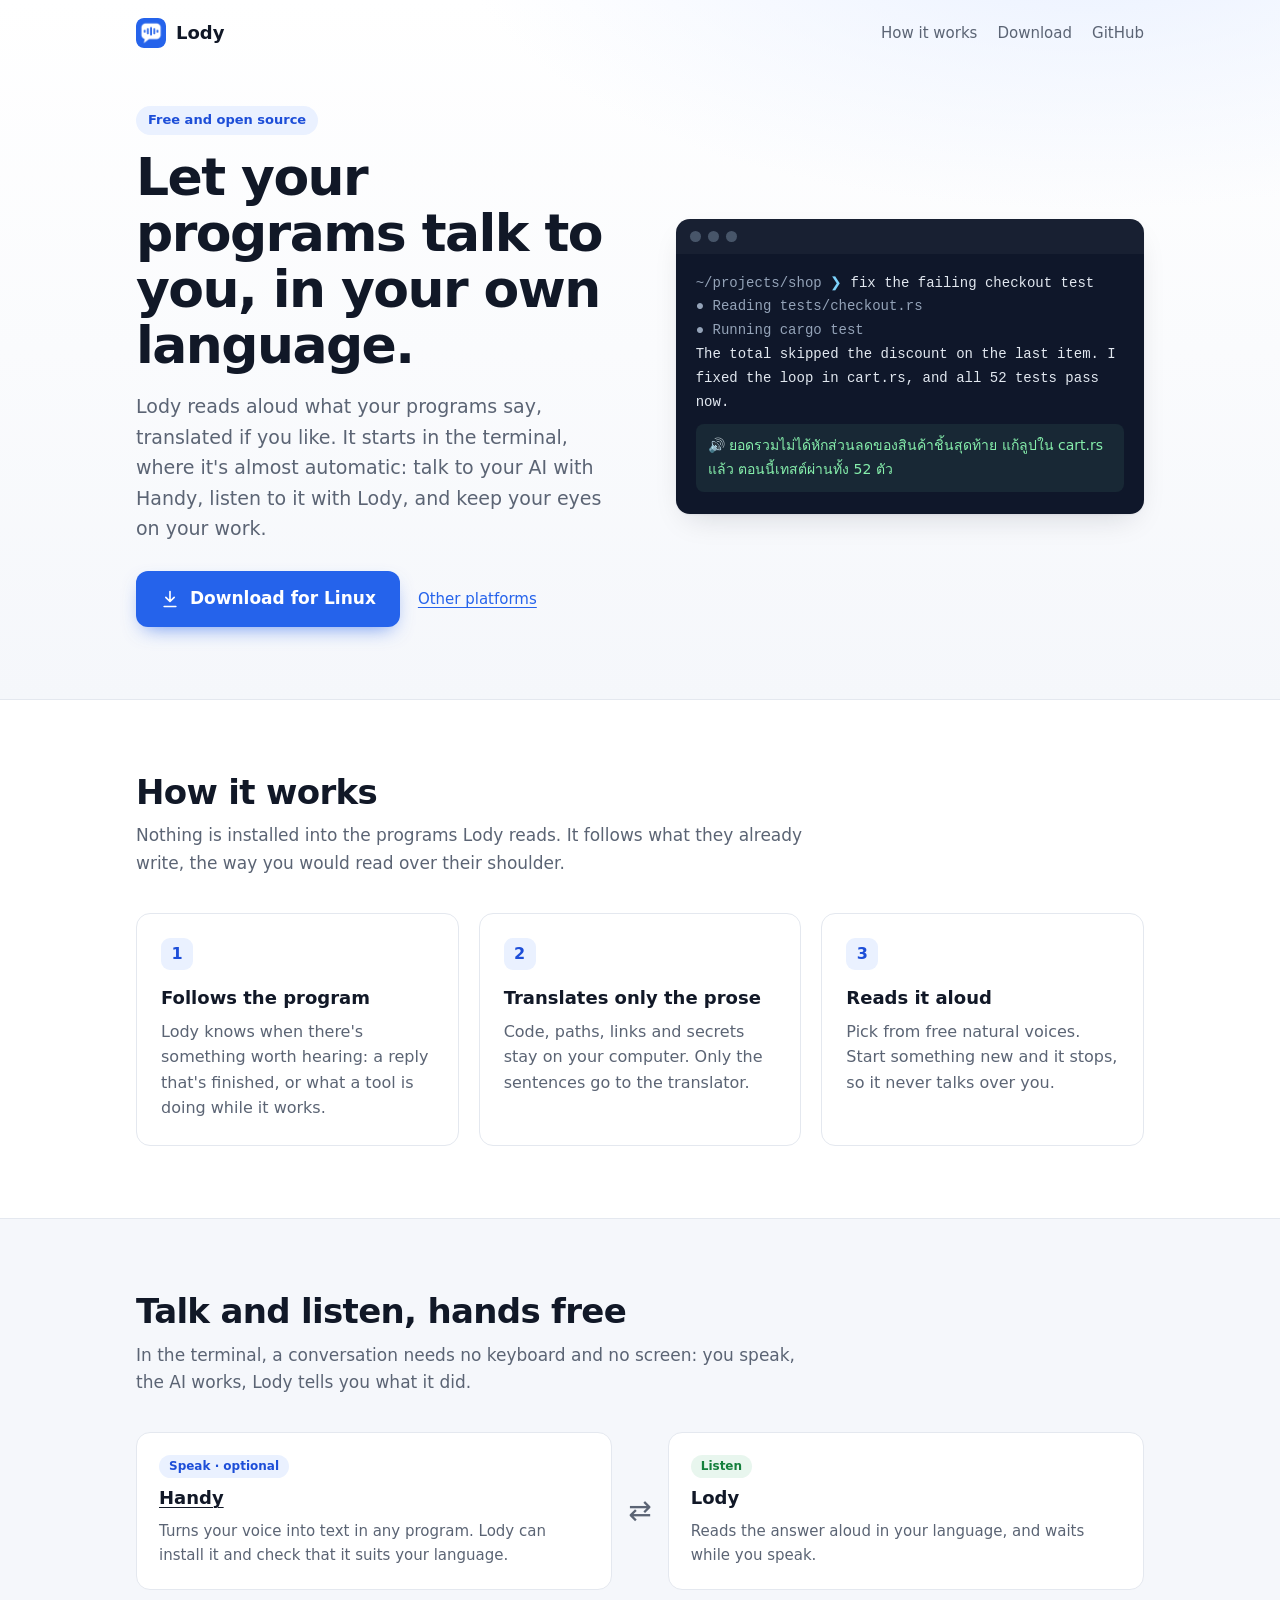
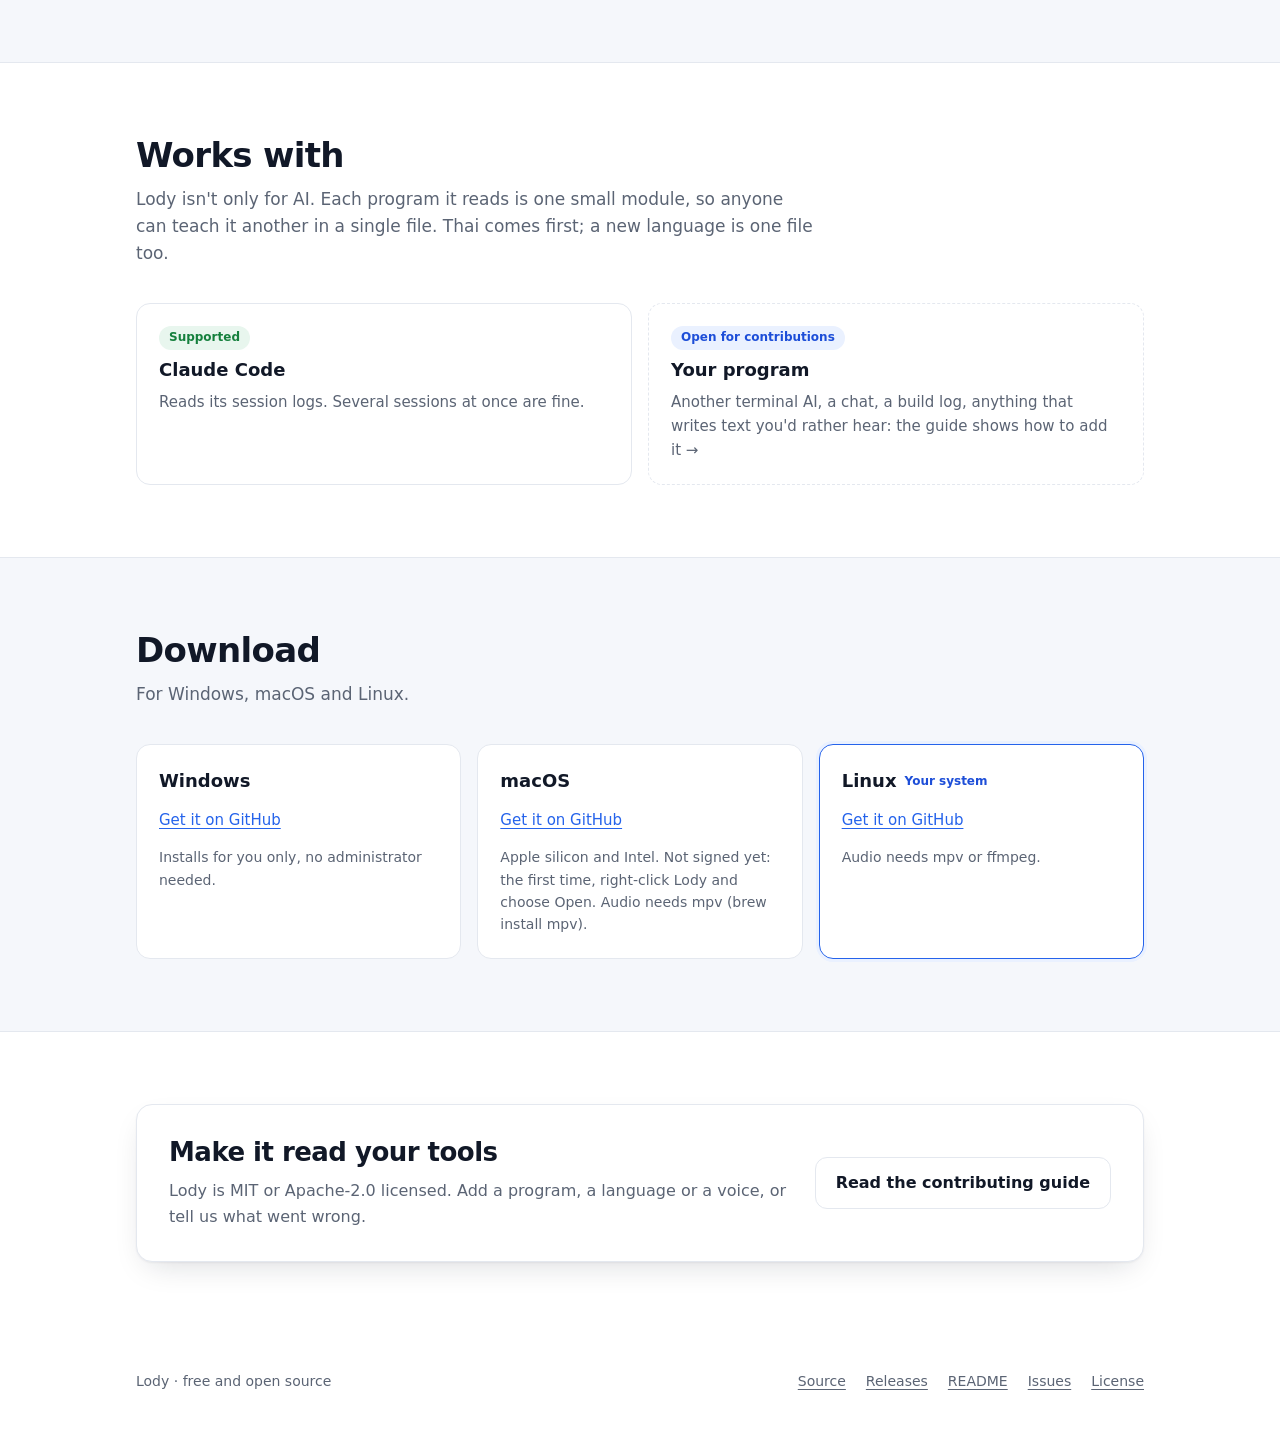
<file: site/index.html>
<!doctype html>
<html lang="en">
<head>
  <meta charset="utf-8">
  <meta name="viewport" content="width=device-width, initial-scale=1">
  <title>Lody</title>
  <meta name="description" content="Lody reads aloud what your programs say, in your own language. Talk with Handy, listen with Lody. Free and open source for Windows, macOS and Linux.">
  <meta name="color-scheme" content="light dark">
  <link rel="icon" href="icon.png">
  <style>
    /* Light first; dark only when the visitor's system asks for it. */
    :root {
      --bg: #ffffff;
      --bg-soft: #f5f7fb;
      --card: #ffffff;
      --text: #111827;
      --muted: #5b6474;
      --line: #e4e8ef;
      --accent: #2563eb;
      --accent-strong: #1d4ed8;
      --accent-soft: #eaf1ff;
      --accent-text: #ffffff;
      --ok: #15803d;
      --ok-soft: #e8f6ee;
      --term-bg: #0f172a;
      --term-text: #e2e8f0;
      --term-dim: #94a3b8;
      --term-accent: #7dd3fc;
      --term-said: #86efac;
      --shadow: 0 1px 2px rgba(16, 24, 40, 0.05), 0 12px 32px -12px rgba(16, 24, 40, 0.18);
    }
    @media (prefers-color-scheme: dark) {
      :root:not([data-theme="light"]) {
        --bg: #0f1115; --bg-soft: #151821; --card: #171a22; --text: #e8eaee; --muted: #9aa3b2;
        --line: #262b36; --accent: #6b9cff; --accent-strong: #8db2ff; --accent-soft: #1b2640;
        --accent-text: #0b1020; --ok: #4ade80; --ok-soft: #13291c; --term-bg: #0a0d14;
        --shadow: 0 1px 2px rgba(0, 0, 0, 0.4), 0 12px 32px -12px rgba(0, 0, 0, 0.6);
      }
    }
    :root[data-theme="dark"] {
      --bg: #0f1115; --bg-soft: #151821; --card: #171a22; --text: #e8eaee; --muted: #9aa3b2;
      --line: #262b36; --accent: #6b9cff; --accent-strong: #8db2ff; --accent-soft: #1b2640;
      --accent-text: #0b1020; --ok: #4ade80; --ok-soft: #13291c; --term-bg: #0a0d14;
      --shadow: 0 1px 2px rgba(0, 0, 0, 0.4), 0 12px 32px -12px rgba(0, 0, 0, 0.6);
    }

    * { box-sizing: border-box; }
    html { -webkit-text-size-adjust: 100%; }
    body {
      margin: 0; background: var(--bg); color: var(--text);
      font: 16px/1.6 system-ui, -apple-system, "Segoe UI", Roboto, "Noto Sans Thai", "Noto Sans", sans-serif;
      overflow-x: hidden;
    }
    a { color: var(--accent); text-decoration-thickness: 1px; text-underline-offset: 3px; }
    a:hover { color: var(--accent-strong); }
    .wrap { max-width: 1040px; margin: 0 auto; padding: 0 16px; }
    code, .mono { font-family: ui-monospace, "SF Mono", "Cascadia Code", Menlo, Consolas, monospace; }

    /* Top bar */
    .bar { display: flex; align-items: center; justify-content: space-between; gap: 16px; padding: 18px 0; }
    .brand { display: flex; align-items: center; gap: 10px; font-weight: 700; font-size: 18px; color: var(--text); text-decoration: none; }
    .brand img { width: 30px; height: 30px; border-radius: 8px; }
    .bar nav { display: flex; gap: 20px; font-size: 15px; }
    .bar nav a { color: var(--muted); text-decoration: none; }
    .bar nav a:hover { color: var(--text); }

    /* Hero */
    .hero {
      background:
        radial-gradient(900px 400px at 85% -10%, var(--accent-soft), transparent 70%),
        linear-gradient(var(--bg), var(--bg-soft));
      border-bottom: 1px solid var(--line);
    }
    .hero-grid { display: grid; grid-template-columns: 1.05fr 1fr; gap: 48px; align-items: center; padding: 40px 0 72px; }
    .eyebrow { display: inline-block; margin: 0 0 14px; padding: 4px 12px; border-radius: 999px; background: var(--accent-soft); color: var(--accent-strong); font-size: 13px; font-weight: 600; }
    h1 { margin: 0; font-size: clamp(34px, 5vw, 52px); line-height: 1.08; letter-spacing: -0.03em; }
    .lead { margin: 18px 0 28px; font-size: 19px; color: var(--muted); max-width: 34em; }

    .download { display: flex; flex-wrap: wrap; align-items: center; gap: 12px 18px; }
    .primary {
      display: inline-flex; align-items: center; gap: 10px; padding: 14px 24px; border-radius: 12px;
      background: var(--accent); color: var(--accent-text); text-decoration: none; font-weight: 650; font-size: 17px;
      box-shadow: 0 8px 20px -8px color-mix(in srgb, var(--accent) 70%, transparent);
      transition: transform 0.12s ease, background 0.12s ease;
    }
    .primary:hover { background: var(--accent-strong); color: var(--accent-text); transform: translateY(-1px); }
    .primary svg { width: 20px; height: 20px; flex: none; }
    .secondary-link { font-size: 15px; }
    .meta { margin: 12px 0 0; font-size: 14px; color: var(--muted); }
    .meta:empty { display: none; }

    /* The terminal picture */
    .term { background: var(--term-bg); color: var(--term-text); border-radius: 14px; box-shadow: var(--shadow); overflow: hidden; min-width: 0; }
    .term-top { display: flex; gap: 7px; padding: 12px 14px; background: rgba(255, 255, 255, 0.04); }
    .term-top span { width: 11px; height: 11px; border-radius: 50%; background: #475569; }
    .term pre { margin: 0; padding: 18px 20px 22px; font-size: 14px; line-height: 1.7; white-space: pre-wrap; word-break: break-word; }
    .t-dim { color: var(--term-dim); }
    .t-you { color: var(--term-accent); }
    .t-said { display: block; margin-top: 10px; padding: 10px 12px; border-radius: 8px; background: rgba(134, 239, 172, 0.08); color: var(--term-said); font-family: system-ui, "Noto Sans Thai", sans-serif; }

    /* Sections */
    section { padding: 72px 0; }
    section.soft { background: var(--bg-soft); border-top: 1px solid var(--line); border-bottom: 1px solid var(--line); }
    h2 { margin: 0 0 10px; font-size: clamp(26px, 3.4vw, 34px); letter-spacing: -0.02em; line-height: 1.2; }
    .sub { margin: 0 0 36px; color: var(--muted); font-size: 17px; max-width: 40em; }

    .steps { display: grid; grid-template-columns: repeat(3, 1fr); gap: 20px; }
    .step { background: var(--card); border: 1px solid var(--line); border-radius: 14px; padding: 24px; }
    .step .n { display: inline-grid; place-items: center; width: 32px; height: 32px; border-radius: 9px; background: var(--accent-soft); color: var(--accent-strong); font-weight: 700; margin-bottom: 14px; }
    .step h3 { margin: 0 0 6px; font-size: 18px; }
    .step p { margin: 0; color: var(--muted); }

    .programs { display: grid; grid-template-columns: repeat(auto-fit, minmax(220px, 1fr)); gap: 16px; }
    .program { display: flex; flex-direction: column; gap: 6px; background: var(--card); border: 1px solid var(--line); border-radius: 14px; padding: 22px; }
    .program h3 { margin: 0; font-size: 18px; }
    .program p { margin: 0; color: var(--muted); font-size: 15px; }
    .badge { align-self: flex-start; padding: 2px 10px; border-radius: 999px; font-size: 12px; font-weight: 650; background: var(--accent-soft); color: var(--accent-strong); }
    .badge.ok { background: var(--ok-soft); color: var(--ok); }
    .loop { display: grid; grid-template-columns: 1fr auto 1fr; gap: 16px; align-items: center; }
    .loop .arrow { font-size: 28px; color: var(--muted); }
    .program h3 a { color: inherit; }
    .program.add { border-style: dashed; background: transparent; color: var(--text); text-decoration: none; }
    .program.add:hover { border-color: var(--accent); color: var(--text); }

    .platforms { display: grid; grid-template-columns: repeat(3, 1fr); gap: 16px; }
    .platform { background: var(--card); border: 1px solid var(--line); border-radius: 14px; padding: 22px; }
    .platform.here { border-color: var(--accent); box-shadow: 0 0 0 3px var(--accent-soft); }
    .platform h3 { margin: 0 0 4px; font-size: 18px; display: flex; align-items: center; gap: 8px; }
    .platform h3 small { font-size: 12px; font-weight: 600; color: var(--accent-strong); }
    .platform ul { list-style: none; margin: 12px 0 0; padding: 0; display: grid; gap: 8px; }
    .platform li { display: flex; justify-content: space-between; gap: 12px; font-size: 15px; }
    .platform .size { color: var(--muted); white-space: nowrap; }
    .platform .note { margin: 14px 0 0; color: var(--muted); font-size: 14px; }

    .cta { display: grid; grid-template-columns: 1fr auto; gap: 24px; align-items: center; background: var(--card); border: 1px solid var(--line); border-radius: 16px; padding: 32px; box-shadow: var(--shadow); }
    .cta h2 { font-size: 26px; }
    .cta p { margin: 0; color: var(--muted); }
    .ghost { display: inline-flex; padding: 12px 20px; border-radius: 12px; border: 1px solid var(--line); color: var(--text); text-decoration: none; font-weight: 600; white-space: nowrap; background: var(--bg); }
    .ghost:hover { border-color: var(--accent); color: var(--accent-strong); }

    footer { padding: 36px 0 48px; color: var(--muted); font-size: 14px; }
    footer .wrap { display: flex; flex-wrap: wrap; justify-content: space-between; gap: 12px 24px; }
    footer nav { display: flex; flex-wrap: wrap; gap: 8px 20px; }
    footer a { color: var(--muted); }
    footer a:hover { color: var(--text); }

    @media (max-width: 860px) {
      .hero-grid { grid-template-columns: 1fr; gap: 36px; padding: 24px 0 56px; }
      .steps, .platforms, .loop { grid-template-columns: 1fr; }
      .loop .arrow { justify-self: center; transform: rotate(90deg); }
      .cta { grid-template-columns: 1fr; padding: 24px; }
      section { padding: 56px 0; }
    }
    @media (max-width: 520px) {
      .bar nav { display: none; }
      .lead { font-size: 17px; }
      .term pre { font-size: 13px; padding: 14px 16px 18px; }
    }
    @media (prefers-reduced-motion: reduce) { .primary { transition: none; } }
  </style>
</head>
<body>
  <header class="hero">
    <div class="wrap">
      <div class="bar">
        <a class="brand" href="./"><img src="icon.png" alt="">Lody</a>
        <nav aria-label="Main">
          <a href="#how">How it works</a>
          <a href="#download">Download</a>
          <a href="https://github.com/Hunxoza/lody">GitHub</a>
        </nav>
      </div>

      <div class="hero-grid">
        <div>
          <p class="eyebrow">Free and open source</p>
          <h1>Let your programs talk to you, in your own language.</h1>
          <p class="lead">Lody reads aloud what your programs say, translated if you like. It starts in the terminal, where it's almost automatic: talk to your AI with Handy, listen to it with Lody, and keep your eyes on your work.</p>
          <div class="download">
            <a class="primary" id="primary" href="https://github.com/Hunxoza/lody/releases/latest">
              <svg viewBox="0 0 24 24" fill="none" stroke="currentColor" stroke-width="2" stroke-linecap="round" stroke-linejoin="round" aria-hidden="true"><path d="M12 3v12m0 0-5-5m5 5 5-5M5 21h14"/></svg>
              <span id="primary-label">Download Lody</span>
            </a>
            <a class="secondary-link" href="#download">Other platforms</a>
          </div>
          <p class="meta" id="meta"></p>
        </div>

        <div class="term" role="img" aria-label="A terminal: you ask the AI to fix a failing test, it replies in English, and Lody reads the reply aloud in Thai.">
          <div class="term-top" aria-hidden="true"><span></span><span></span><span></span></div>
          <pre aria-hidden="true"><span class="t-dim">~/projects/shop</span> <span class="t-you">❯</span> fix the failing checkout test
<span class="t-dim">● Reading tests/checkout.rs
● Running cargo test</span>
The total skipped the discount on the last item. I fixed the loop in cart.rs, and all 52 tests pass now.
<span class="t-said">🔊 ยอดรวมไม่ได้หักส่วนลดของสินค้าชิ้นสุดท้าย แก้ลูปใน cart.rs แล้ว ตอนนี้เทสต์ผ่านทั้ง 52 ตัว</span></pre>
        </div>
      </div>
    </div>
  </header>

  <main>
    <section id="how">
      <div class="wrap">
        <h2>How it works</h2>
        <p class="sub">Nothing is installed into the programs Lody reads. It follows what they already write, the way you would read over their shoulder.</p>
        <div class="steps">
          <div class="step">
            <span class="n">1</span>
            <h3>Follows the program</h3>
            <p>Lody knows when there's something worth hearing: a reply that's finished, or what a tool is doing while it works.</p>
          </div>
          <div class="step">
            <span class="n">2</span>
            <h3>Translates only the prose</h3>
            <p>Code, paths, links and secrets stay on your computer. Only the sentences go to the translator.</p>
          </div>
          <div class="step">
            <span class="n">3</span>
            <h3>Reads it aloud</h3>
            <p>Pick from free natural voices. Start something new and it stops, so it never talks over you.</p>
          </div>
        </div>
      </div>
    </section>

    <section class="soft" id="talk">
      <div class="wrap">
        <h2>Talk and listen, hands free</h2>
        <p class="sub">In the terminal, a conversation needs no keyboard and no screen: you speak, the AI works, Lody tells you what it did.</p>
        <div class="loop">
          <div class="program">
            <span class="badge">Speak · optional</span>
            <h3><a href="https://github.com/cjpais/Handy">Handy</a></h3>
            <p>Turns your voice into text in any program. Lody can install it and check that it suits your language.</p>
          </div>
          <span class="arrow" aria-hidden="true">⇄</span>
          <div class="program">
            <span class="badge ok">Listen</span>
            <h3>Lody</h3>
            <p>Reads the answer aloud in your language, and waits while you speak.</p>
          </div>
        </div>
      </div>
    </section>

    <section id="programs">
      <div class="wrap">
        <h2>Works with</h2>
        <p class="sub">Lody isn't only for AI. Each program it reads is one small module, so anyone can teach it another in a single file. Thai comes first; a new language is one file too.</p>
        <div class="programs">
          <div class="program">
            <span class="badge ok">Supported</span>
            <h3>Claude Code</h3>
            <p>Reads its session logs. Several sessions at once are fine.</p>
          </div>
          <a class="program add" href="https://github.com/Hunxoza/lody/blob/main/CONTRIBUTING.md#add-a-program">
            <span class="badge">Open for contributions</span>
            <h3>Your program</h3>
            <p>Another terminal AI, a chat, a build log, anything that writes text you'd rather hear: the guide shows how to add it →</p>
          </a>
        </div>
      </div>
    </section>

    <section class="soft" id="download">
      <div class="wrap">
        <h2>Download</h2>
        <p class="sub" id="version">For Windows, macOS and Linux.</p>
        <div class="platforms" id="platforms"></div>
      </div>
    </section>

    <section>
      <div class="wrap">
        <div class="cta">
          <div>
            <h2>Make it read your tools</h2>
            <p>Lody is MIT or Apache-2.0 licensed. Add a program, a language or a voice, or tell us what went wrong.</p>
          </div>
          <a class="ghost" href="https://github.com/Hunxoza/lody/blob/main/CONTRIBUTING.md">Read the contributing guide</a>
        </div>
      </div>
    </section>
  </main>

  <footer>
    <div class="wrap">
      <span>Lody · free and open source</span>
      <nav aria-label="Project">
        <a href="https://github.com/Hunxoza/lody">Source</a>
        <a href="https://github.com/Hunxoza/lody/releases">Releases</a>
        <a href="https://github.com/Hunxoza/lody#readme">README</a>
        <a href="https://github.com/Hunxoza/lody/issues">Issues</a>
        <a href="https://github.com/Hunxoza/lody/blob/main/LICENSE-MIT">License</a>
      </nav>
    </div>
  </footer>

  <script>
    const REPO = "Hunxoza/lody";
    const RELEASES = `https://github.com/${REPO}/releases/latest`;

    // Which installers belong to which system, the preferred one first.
    const PLATFORMS = [
      { id: "windows", name: "Windows", files: [
        { test: /-setup\.exe$/i, label: "Installer (.exe)" },
        { test: /\.msi$/i, label: "Installer (.msi)" },
      ], note: "Installs for you only, no administrator needed." },
      { id: "macos", name: "macOS", files: [
        { test: /\.dmg$/i, label: "Disk image (.dmg)" },
      ], note: "Apple silicon and Intel. Not signed yet: the first time, right-click Lody and choose Open. Audio needs mpv (brew install mpv)." },
      { id: "linux", name: "Linux", files: [
        { test: /\.AppImage$/, label: "AppImage, any Linux" },
        { test: /\.deb$/i, label: "Ubuntu, Debian (.deb)" },
        { test: /\.rpm$/i, label: "Fedora (.rpm)" },
      ], note: "Audio needs mpv or ffmpeg." },
    ];

    function thisSystem() {
      const ua = (navigator.userAgentData && navigator.userAgentData.platform) || navigator.userAgent;
      if (/android|iphone|ipad/i.test(ua)) return null;
      if (/win/i.test(ua)) return "windows";
      if (/mac/i.test(ua)) return "macos";
      if (/linux|x11|cros/i.test(ua)) return "linux";
      return null;
    }

    const $ = (id) => document.getElementById(id);
    const mb = (bytes) => `${Math.max(1, Math.round(bytes / 1048576))} MB`;
    function el(tag, props = {}, ...children) {
      const node = Object.assign(document.createElement(tag), props);
      node.append(...children);
      return node;
    }

    function show(release) {
      const assets = release ? release.assets : [];
      const system = thisSystem();
      if (release) {
        const date = new Date(release.published_at).toLocaleDateString(undefined, { year: "numeric", month: "long", day: "numeric" });
        $("version").textContent = `Version ${release.tag_name.replace(/^v/, "")}, released ${date}.`;
      }

      $("platforms").replaceChildren(...PLATFORMS.map((p) => {
        const found = p.files.flatMap((f) => assets.filter((a) => f.test.test(a.name)).map((a) => ({ label: f.label, asset: a })));
        const items = found.length
          ? found.map(({ label, asset }) => el("li", {}, el("a", { href: asset.browser_download_url, textContent: label }), el("span", { className: "size", textContent: mb(asset.size) })))
          : [el("li", {}, el("a", { href: RELEASES, textContent: "Get it on GitHub" }))];
        const here = p.id === system;
        if (here) {
          $("primary-label").textContent = `Download for ${p.name}`;
          if (found.length) {
            $("primary").href = found[0].asset.browser_download_url;
            $("meta").textContent = `${found[0].label} · ${mb(found[0].asset.size)}${release ? ` · version ${release.tag_name.replace(/^v/, "")}` : ""}`;
          }
        }
        const title = el("h3", {}, p.name);
        if (here) title.append(el("small", { textContent: "Your system" }));
        return el("div", { className: `platform${here ? " here" : ""}` }, title, el("ul", {}, ...items), el("p", { className: "note", textContent: p.note }));
      }));
    }

    show(null); // right away, then again with the real files
    fetch(`https://api.github.com/repos/${REPO}/releases/latest`)
      .then((r) => (r.ok ? r.json() : null))
      .then((release) => release && show(release))
      .catch(() => {});
  </script>
</body>
</html>
</file>
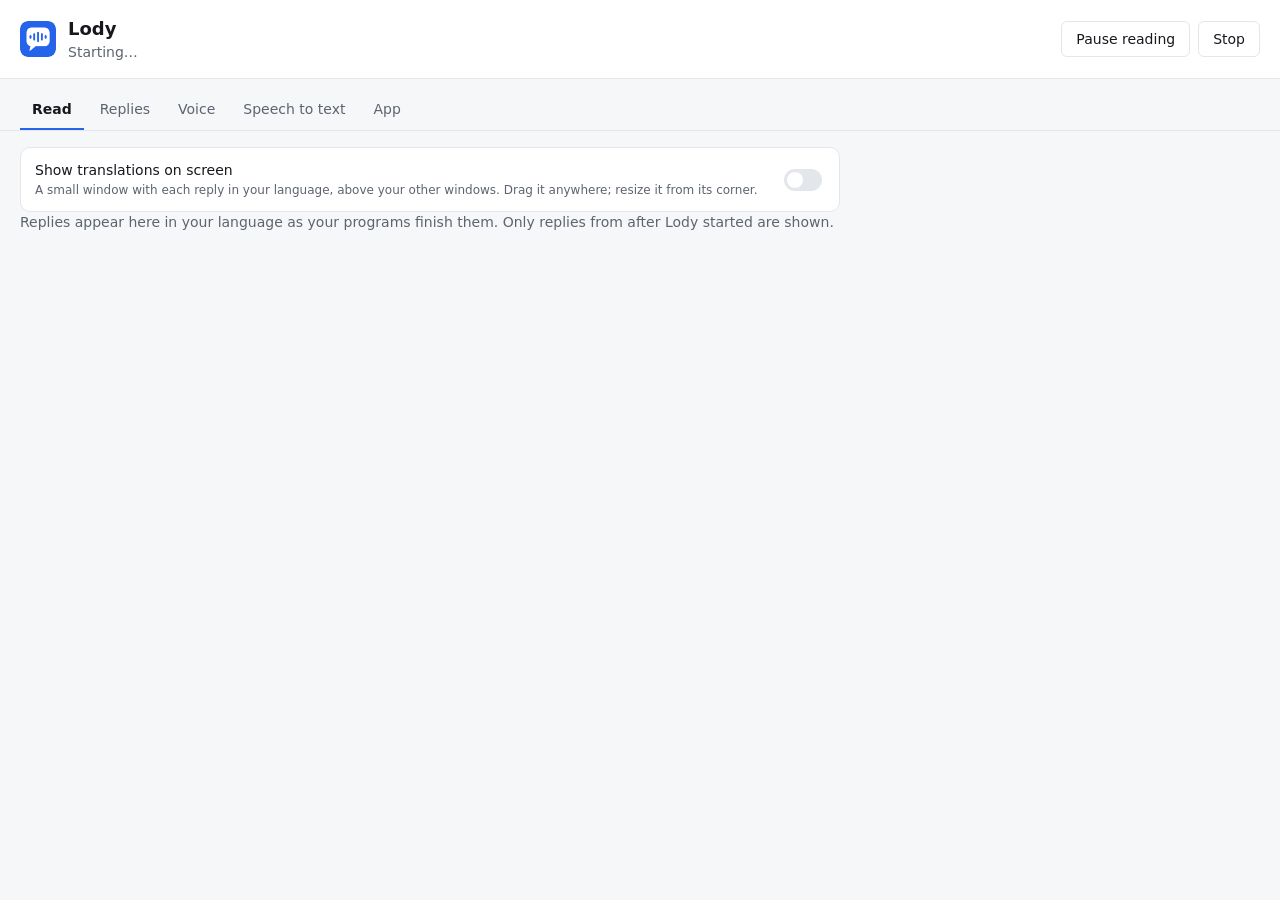
<file: crates/lody-app/ui/index.html>
<!doctype html>
<html lang="en">
<head>
  <meta charset="utf-8">
  <meta name="viewport" content="width=device-width, initial-scale=1">
  <title>Lody</title>
  <link rel="stylesheet" href="style.css">
</head>
<body>
  <header>
    <div class="brand">
      <img src="icon.png" alt="" width="36" height="36">
      <div>
        <h1>Lody</h1>
        <p class="muted" id="status">Starting…</p>
      </div>
    </div>
    <div class="actions">
      <button id="pause" class="secondary">Pause reading</button>
      <button id="stop" class="secondary">Stop</button>
    </div>
  </header>

  <nav>
    <button data-tab="read" class="active">Read</button>
    <button data-tab="replies">Replies</button>
    <button data-tab="voice">Voice</button>
    <button data-tab="handy">Speech to text</button>
    <button data-tab="app">App</button>
  </nav>

  <main>
    <!-- Read: each reply in your language, newest first -->
    <section class="tab" id="tab-read">
      <div class="card">
        <label class="row">
          <span>Show translations on screen<small>A small window with each reply in your language, above your other windows. Drag it anywhere; resize it from its corner.</small></span>
          <input type="checkbox" id="overlay" class="switch">
        </label>
      </div>
      <p class="muted" id="read-empty">Replies appear here in your language as your programs finish them. Only replies from after Lody started are shown.</p>
      <div id="feed" class="feed"></div>
    </section>

    <!-- Replies: where they come from and how they are translated -->
    <section class="tab" id="tab-replies" hidden>
      <div class="card">
        <label class="row">
          <span>Your language<small>Replies are read aloud in this language.</small></span>
          <select id="locale"></select>
        </label>
        <label class="row">
          <span>Translate replies<small>Replies arrive in English; Lody translates before reading. Turn off to hear them as written, in English or in your language if the program already uses it.</small></span>
          <input type="checkbox" id="translate" class="switch">
        </label>
        <label class="row">
          <span>Translate the whole reply<small>Show all of it in the Read tab, not only the part read aloud.</small></span>
          <input type="checkbox" id="display" class="switch">
        </label>
        <label class="row">
          <span>Translator<small>Free translators; ⭐ is the suggested one. Only prose is sent: code, paths, links and secrets stay on this computer.</small></span>
          <select id="translator"></select>
        </label>
        <div class="voice-note" id="translator-note"></div>
        <label class="row">
          <span>Translator timeout<small>Seconds to wait before reading the English instead (Claude gets at least 30).</small></span>
          <input type="number" id="timeout" min="2" max="60">
        </label>
      </div>
      <h2>Listen to</h2>
      <div class="card" id="sources"></div>
    </section>

    <!-- Voice: what is read and how it sounds -->
    <section class="tab" id="tab-voice" hidden>
      <div class="card">
        <label class="row">
          <span>Read replies aloud</span>
          <input type="checkbox" id="speech-enabled" class="switch">
        </label>
        <label class="row">
          <span>How much to read<small>Long replies: the first and last paragraph usually carry the answer.</small></span>
          <select id="scope">
            <option value="first_last">First and last paragraph</option>
            <option value="all">The whole reply</option>
            <option value="last">Only the last paragraph</option>
          </select>
        </label>
        <label class="row">
          <span>While the AI works<small>Say what it's doing in your language, without translating: running a command, what it searches for, which file it opens. Only the final reply is translated, so the translator isn't asked too often.</small></span>
          <select id="progress">
            <option value="all">Its steps</option>
            <option value="off">Nothing: wait for the answer</option>
          </select>
        </label>
        <label class="row">
          <span>Progress at most every<small>Seconds. Only the first sentence of what it writes is read, and progress that has waited too long is skipped.</small></span>
          <input type="number" id="progress-every" min="1" max="60" step="1">
        </label>
        <label class="row">
          <span>Voice<small>Free voices; ⭐ is the suggested one. Press ▶ Test voice below to compare.</small></span>
          <select id="voice"></select>
        </label>
        <div class="voice-note" id="voice-note"></div>
        <label class="row" id="voice-command-row" hidden>
          <span>Command<small>Gets the text on its input and writes WAV or MP3 to its output; {rate} becomes the speed in percent.</small></span>
          <input type="text" id="voice-command" placeholder="espeak-ng -v th --stdout" spellcheck="false">
        </label>
        <label class="row" id="voice-openai-url-row" hidden>
          <span>Address<small>Up to /v1, e.g. https://api.openai.com/v1 or a local server's.</small></span>
          <input type="text" id="voice-openai-url" spellcheck="false">
        </label>
        <label class="row" id="voice-openai-model-row" hidden>
          <span>Model and voice<small>The service's model, and one of its voices (OpenAI: alloy, nova, shimmer…).</small></span>
          <span class="pair"><input type="text" id="voice-openai-model" spellcheck="false"><input type="text" id="voice-openai-voice" spellcheck="false" placeholder="alloy"></span>
        </label>
        <label class="row" id="voice-openai-key-row" hidden>
          <span>Key<small>Sent only to the address above; leave empty if it needs none.</small></span>
          <input type="password" id="voice-openai-key" spellcheck="false" autocomplete="off">
        </label>
        <label class="row">
          <span>Speed <b id="rate-label"></b></span>
          <input type="range" id="rate" min="-50" max="50" step="5">
        </label>
        <label class="row">
          <span>Say the project's name first<small>Helps when several sessions talk.</small></span>
          <select id="announce">
            <option value="auto">When several sessions are active</option>
            <option value="always">Always</option>
            <option value="never">Never</option>
          </select>
        </label>
        <label class="row">
          <span>Pause while Handy records<small>Handy mutes the sound while you speak; Lody waits and reads the cut-off sentence again after.</small></span>
          <input type="checkbox" id="wait-handy" class="switch">
        </label>
        <label class="row">
          <span>Mute other programs while speaking<small>Music and videos go quiet while Lody reads, and come back after. Windows only.</small></span>
          <input type="checkbox" id="mute-others" class="switch">
        </label>
        <label class="row">
          <span>Longest reply read<small>Characters; the rest is skipped.</small></span>
          <input type="number" id="max-chars" min="100" max="20000" step="100">
        </label>
      </div>
      <div class="buttons">
        <button id="test">▶ Test voice</button>
        <span class="muted" id="test-text"></span>
      </div>
    </section>

    <!-- Handy: the app that listens. Lody checks its setup; changes are made in Handy. -->
    <section class="tab" id="tab-handy" hidden>
      <p class="muted">Handy listens to you and types what you say into the AI. Lody checks that it's set up well for your language; you change its settings in Handy itself.</p>
      <div class="card" id="handy-program"></div>
      <div class="notice" id="handy-problems" hidden></div>
      <div id="handy-setup">
        <div class="card" id="handy-now"></div>
        <h2>Models for <span id="h-language-name"></span> <small class="muted">Pick and download them in Handy, under Models.</small></h2>
        <div id="models" class="models"></div>
      </div>
    </section>

    <!-- App: where Lody lives on this computer -->
    <section class="tab" id="tab-app" hidden>
      <div class="card">
        <label class="row">
          <span>Show Lody in the app menu</span>
          <input type="checkbox" id="in-menu" class="switch">
        </label>
        <label class="row">
          <span>Start Lody when I log in<small>Starts in the background.</small></span>
          <input type="checkbox" id="at-login" class="switch">
        </label>
      </div>
      <div class="card info">
        <p>Closing this window keeps Lody reading in the background. Open it again from the app menu or the tray icon.</p>
        <p class="muted">Settings file: <code id="config-path"></code></p>
        <p class="muted" id="player"></p>
      </div>
      <div class="buttons"><button id="quit" class="danger">Quit Lody</button></div>
    </section>
  </main>

  <div id="toast" role="status" hidden></div>
  <script src="app.js"></script>
</body>
</html>
</file>
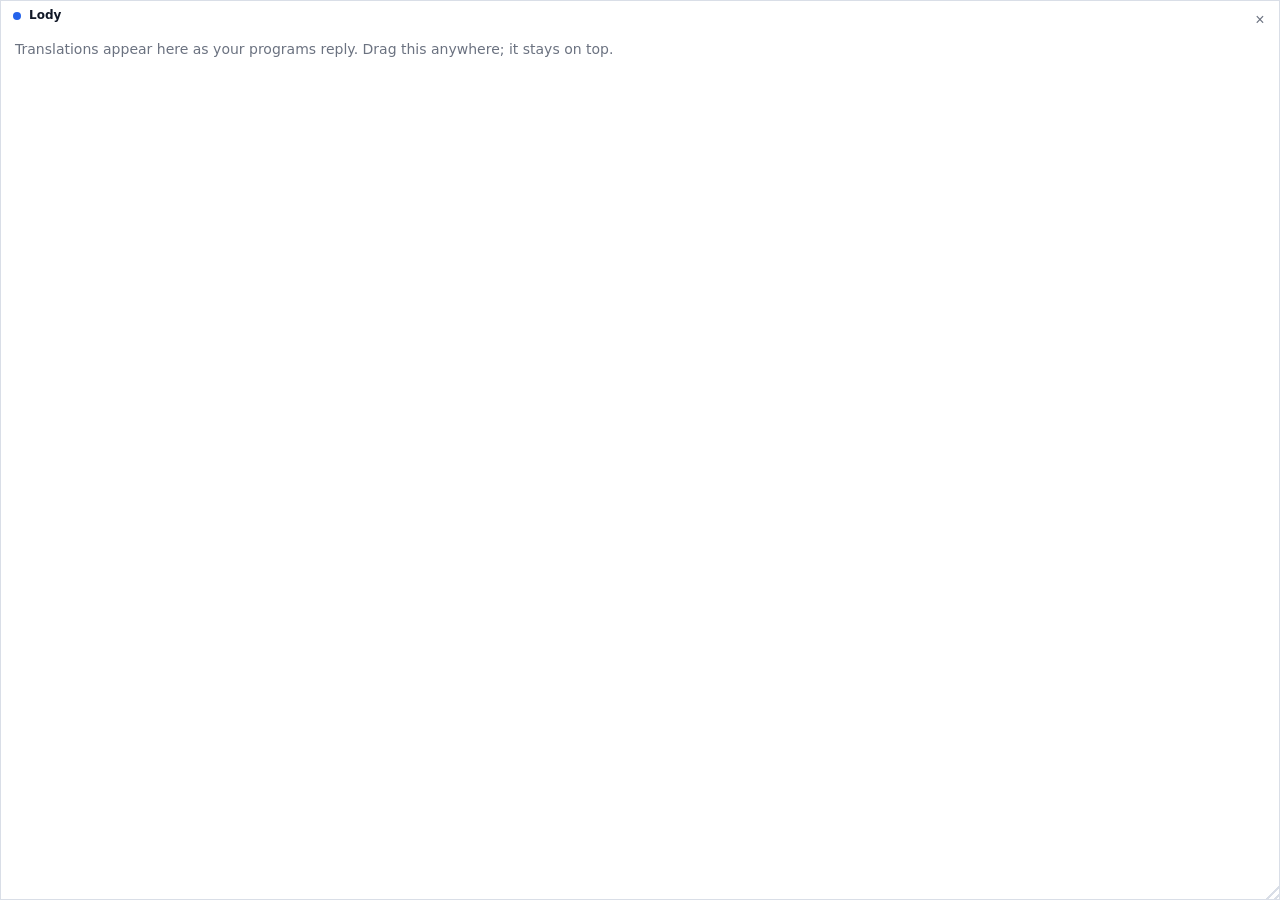
<file: crates/lody-app/ui/overlay.html>
<!doctype html>
<html lang="en">
<head>
  <meta charset="utf-8">
  <meta name="viewport" content="width=device-width, initial-scale=1">
  <title>Lody</title>
  <style>
    :root {
      --bg: #ffffff; --text: #111827; --muted: #6b7280; --line: #d9dee7; --accent: #2563eb;
      color-scheme: light;
    }
    @media (prefers-color-scheme: dark) {
      :root { --bg: #16181d; --text: #eef0f3; --muted: #9aa1ad; --line: #2e323a; --accent: #6b9cff; color-scheme: dark; }
    }
    * { box-sizing: border-box; }
    html, body { height: 100%; margin: 0; }
    body {
      display: flex; flex-direction: column; background: var(--bg); color: var(--text);
      border: 1px solid var(--line); cursor: grab; user-select: none; -webkit-user-select: none;
      font: 17px/1.55 system-ui, -apple-system, "Segoe UI", "Noto Sans Thai", "Noto Sans", sans-serif;
      overflow: hidden;
    }
    body:active { cursor: grabbing; }
    header { display: flex; align-items: flex-start; gap: 8px; padding: 6px 6px 2px 12px; font-size: 12px; color: var(--muted); }
    header .dot { width: 8px; height: 8px; margin-top: 5px; border-radius: 50%; background: var(--accent); flex: none; }
    .origin { flex: 1; min-width: 0; line-height: 1.45; }
    .origin span { display: block; overflow: hidden; white-space: nowrap; text-overflow: ellipsis; }
    #from { color: var(--text); font-weight: 600; }
    #title:empty { display: none; }
    button { border: 0; background: none; color: var(--muted); font-size: 16px; line-height: 1; width: 26px; height: 26px; border-radius: 6px; cursor: pointer; }
    button:hover { background: var(--line); color: var(--text); }
    #text { flex: 1; overflow-y: auto; padding: 4px 14px 14px; white-space: pre-wrap; overflow-wrap: anywhere; }
    #text.empty { color: var(--muted); font-size: 14px; }
    #grip { position: fixed; right: 0; bottom: 0; width: 16px; height: 16px; cursor: nwse-resize;
      background: linear-gradient(135deg, transparent 50%, var(--line) 50%, var(--line) 60%, transparent 60%, transparent 75%, var(--line) 75%, var(--line) 85%, transparent 85%); }
  </style>
</head>
<body>
  <header>
    <span class="dot" aria-hidden="true"></span>
    <div class="origin">
      <span id="from">Lody</span>
      <span id="title"></span>
    </div>
    <button id="close" title="Hide the overlay" aria-label="Hide the overlay">×</button>
  </header>
  <div id="text" class="empty">Translations appear here as your programs reply. Drag this anywhere; it stays on top.</div>
  <div id="grip" title="Resize" aria-hidden="true"></div>
  <script src="overlay.js"></script>
</body>
</html>
</file>
<file: crates/lody-app/ui/style.css>
:root {
  --bg: #f6f7f9;
  --card: #ffffff;
  --text: #16181d;
  --muted: #5d6470;
  --line: #e3e6eb;
  --accent: #2563eb;
  --accent-text: #ffffff;
  --ok: #15803d;
  --warn-bg: #fff7e6;
  --warn-line: #f2c46d;
  --danger: #c2410c;
  color-scheme: light;
}
@media (prefers-color-scheme: dark) {
  :root {
    --bg: #15171b;
    --card: #1e2127;
    --text: #e8eaee;
    --muted: #9aa1ad;
    --line: #2e323a;
    --accent: #5b8def;
    --ok: #4ade80;
    --warn-bg: #2d2413;
    --warn-line: #7c5a17;
    --danger: #fb923c;
    color-scheme: dark;
  }
}

* { box-sizing: border-box; }
body {
  margin: 0;
  background: var(--bg);
  color: var(--text);
  font: 14px/1.45 system-ui, "Noto Sans", "Noto Sans Thai", sans-serif;
}
header {
  display: flex; justify-content: space-between; align-items: center; gap: 12px;
  padding: 16px 20px; border-bottom: 1px solid var(--line); background: var(--card);
}
.brand { display: flex; gap: 12px; align-items: center; }
.brand img { border-radius: 8px; }
h1 { font-size: 18px; margin: 0; }
h2 { font-size: 14px; margin: 22px 0 8px; }
h2 small { font-weight: normal; margin-left: 6px; }
p { margin: 0; }
.muted, small { color: var(--muted); }
.actions { display: flex; gap: 8px; }

.feed { display: grid; gap: 12px; }
.reply { background: var(--card); border: 1px solid var(--line); border-radius: 10px; padding: 12px 14px; }
.reply header { all: unset; display: flex; justify-content: space-between; align-items: center; gap: 8px; margin-bottom: 8px; }
.reply .meta { font-size: 12px; color: var(--muted); }
.reply .meta b { color: var(--text); }
.reply .text { font-size: 15px; line-height: 1.6; white-space: pre-wrap; overflow-wrap: anywhere; }
.reply .text pre { white-space: pre; overflow-x: auto; background: var(--bg); border: 1px solid var(--line); border-radius: 6px; padding: 8px 10px; font-size: 12px; margin: 6px 0; }
.reply .text.original { color: var(--muted); font-size: 13px; margin-top: 10px; padding-top: 10px; border-top: 1px dashed var(--line); }
.reply .tools { display: flex; gap: 6px; }
.reply .tools button { padding: 3px 10px; font-size: 12px; }

nav { display: flex; gap: 4px; padding: 12px 20px 0; border-bottom: 1px solid var(--line); }
nav button {
  background: none; color: var(--muted); border: none; border-bottom: 2px solid transparent;
  border-radius: 0; padding: 8px 12px;
}
nav button.active { color: var(--text); border-bottom-color: var(--accent); font-weight: 600; }

main { padding: 16px 20px 40px; max-width: 860px; }
.card { background: var(--card); border: 1px solid var(--line); border-radius: 10px; }
.card + .card, #handy-program + * { margin-top: 12px; }
#handy-setup { margin-top: 12px; }
.card.info { padding: 12px 14px; display: grid; gap: 6px; }
.row {
  display: flex; justify-content: space-between; align-items: center; gap: 16px;
  padding: 12px 14px; border-top: 1px solid var(--line);
}
.row:first-child { border-top: none; }
.row[hidden] { display: none; }
.row > span { display: grid; gap: 2px; }
.row small { font-size: 12px; }
.row select, .row input[type=number], .row input[type=text], .row input[type=password] { min-width: 220px; }
.row .pair { display: flex; gap: 6px; }
.row .pair input { min-width: 0; width: 140px; }
.voice-note { padding: 0 14px 12px; display: grid; gap: 4px; }
.voice-note:empty { display: none; }
.voice-note .tags { display: flex; gap: 6px; flex-wrap: wrap; }
.row input[type=range] { width: 220px; }

select, input[type=number], input[type=text], input[type=password] {
  font: inherit; color: var(--text); background: var(--bg);
  border: 1px solid var(--line); border-radius: 6px; padding: 6px 8px;
}
button {
  font: inherit; cursor: pointer; border-radius: 6px; padding: 7px 14px;
  border: 1px solid var(--accent); background: var(--accent); color: var(--accent-text);
}
button.secondary { background: transparent; color: var(--text); border-color: var(--line); }
button.danger { background: transparent; color: var(--danger); border-color: var(--danger); }
button:disabled { opacity: .5; cursor: default; }
.buttons { display: flex; align-items: center; gap: 12px; margin-top: 14px; }

.switch {
  appearance: none; width: 38px; height: 22px; border-radius: 11px; flex: none;
  background: var(--line); position: relative; cursor: pointer; transition: background .15s;
}
.switch::after {
  content: ""; position: absolute; top: 3px; left: 3px; width: 16px; height: 16px;
  border-radius: 50%; background: #fff; transition: transform .15s;
}
.switch:checked { background: var(--accent); }
.switch:checked::after { transform: translateX(16px); }

.notice { margin-top: 12px; padding: 10px 14px; border-radius: 10px; background: var(--warn-bg); border: 1px solid var(--warn-line); }
.notice ul { margin: 4px 0 0; padding-left: 18px; }

.models { display: grid; gap: 8px; }
.model {
  padding: 10px 14px; background: var(--card); border: 1px solid var(--line); border-radius: 10px;
}
.bad { color: var(--danger); }
.model.chosen { border-color: var(--accent); box-shadow: 0 0 0 1px var(--accent); }
.model .name { font-weight: 600; }
.model .tags { display: flex; gap: 6px; flex-wrap: wrap; margin-top: 3px; }
.tag { font-size: 11px; padding: 1px 7px; border-radius: 10px; border: 1px solid var(--line); color: var(--muted); }
.tag.good { color: var(--ok); border-color: currentColor; }

code { font-size: 12px; }
#toast {
  position: fixed; bottom: 16px; left: 50%; transform: translateX(-50%);
  background: var(--text); color: var(--bg); padding: 8px 14px; border-radius: 8px; max-width: 90%;
}
#toast.error { background: var(--danger); color: #fff; }

@media (max-width: 600px) {
  header { flex-wrap: wrap; }
  .row { flex-wrap: wrap; }
  .row select, .row input[type=number], .row input[type=range] { min-width: 0; width: 100%; }
}
.tab > p.muted { margin-bottom: 12px; }
</file>
